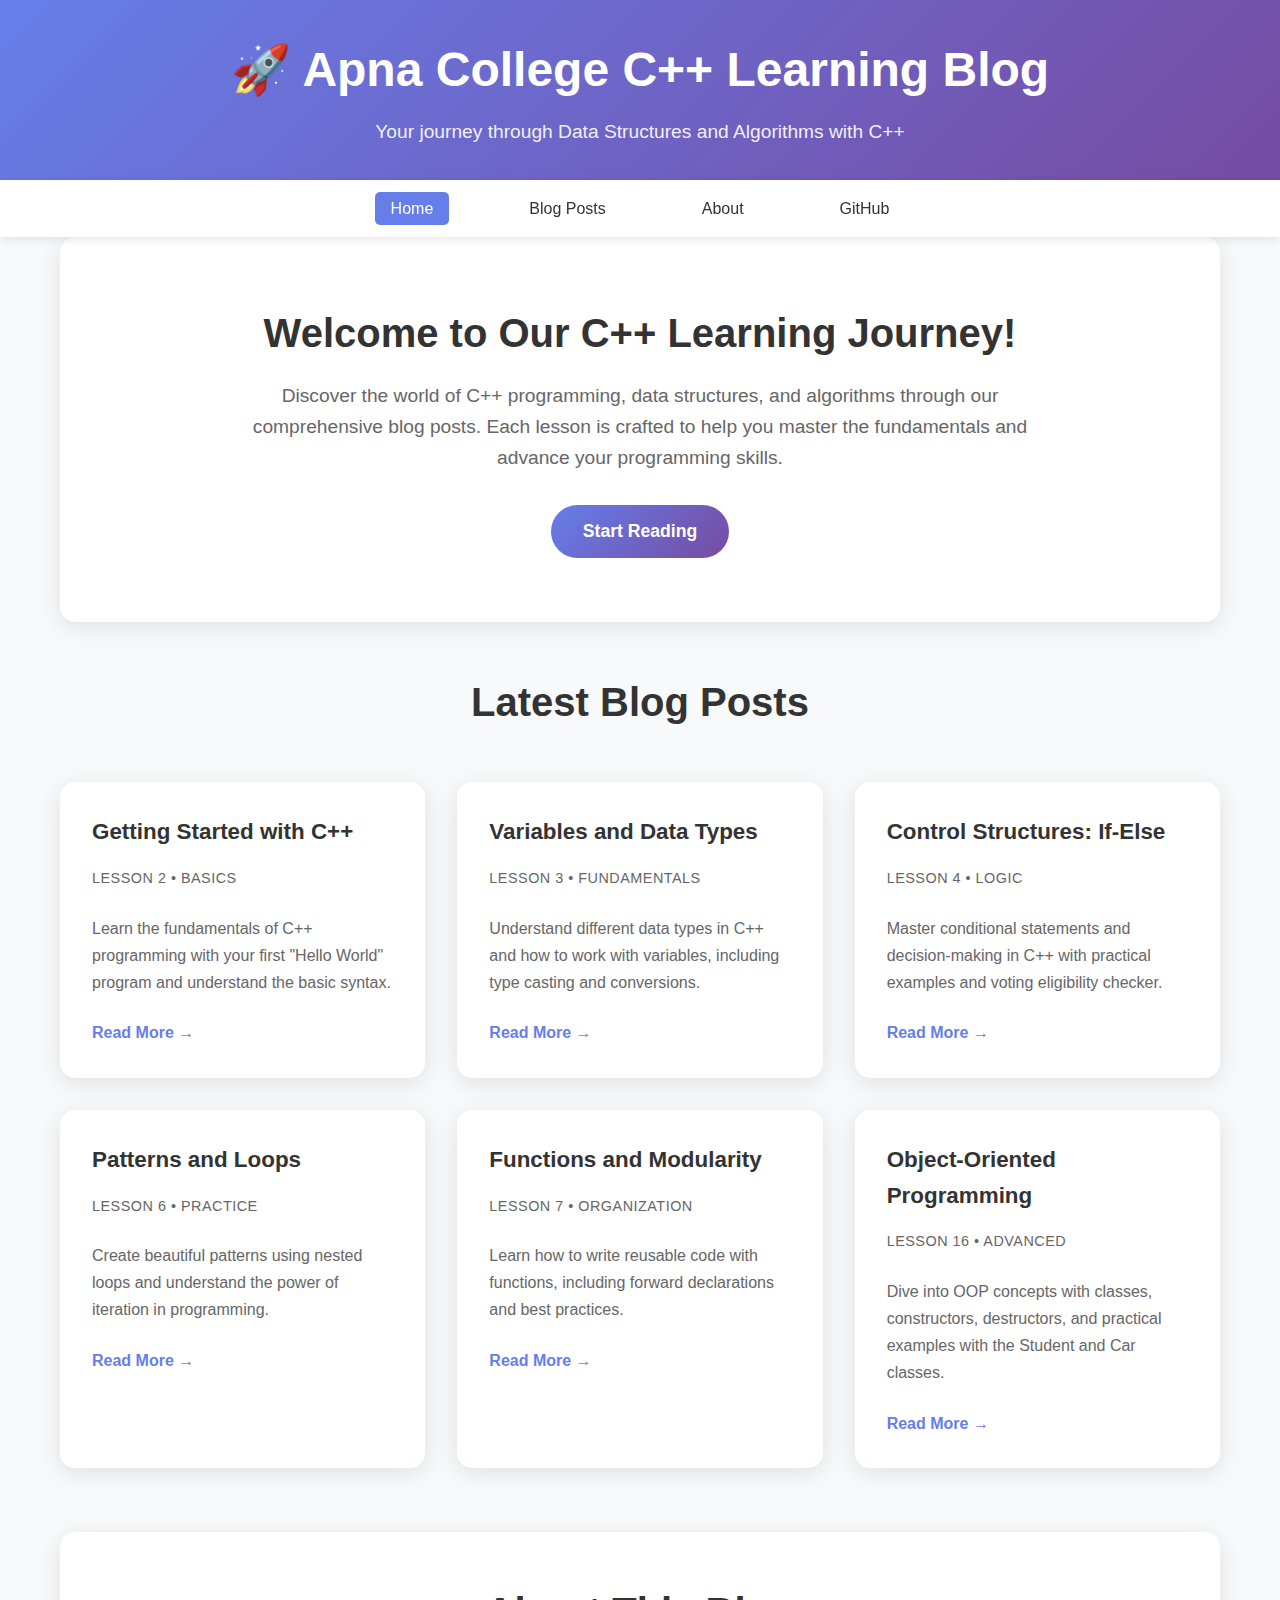
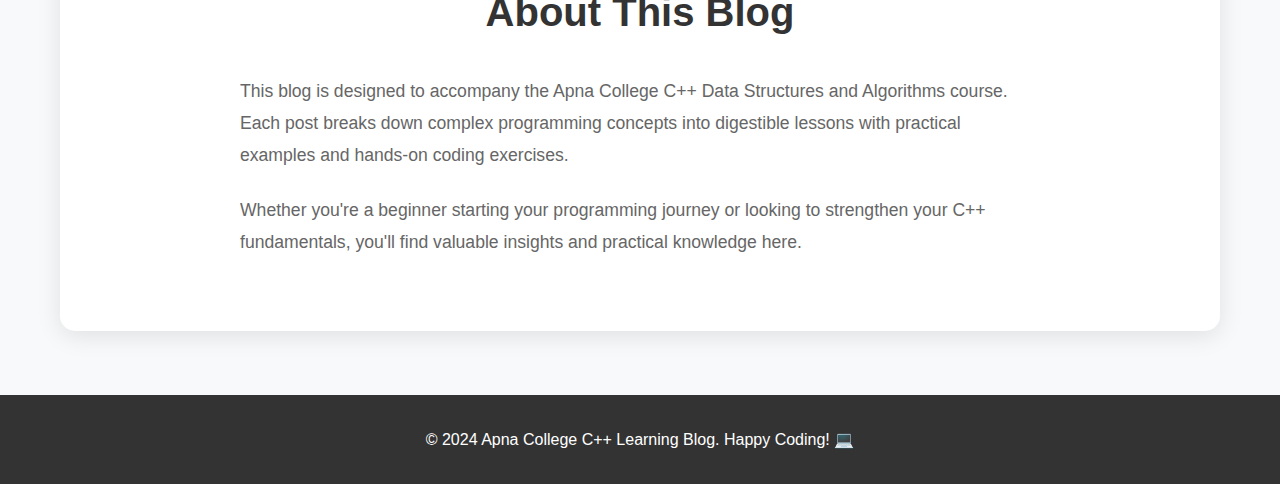
<file: blog/index.html>
<!DOCTYPE html>
<html lang="en">
<head>
    <meta charset="UTF-8">
    <meta name="viewport" content="width=device-width, initial-scale=1.0">
    <title>Apna College C++ Learning Blog</title>
    <link rel="stylesheet" href="style.css">
</head>
<body>
    <header>
        <div class="container">
            <h1>🚀 Apna College C++ Learning Blog</h1>
            <p>Your journey through Data Structures and Algorithms with C++</p>
        </div>
    </header>

    <nav>
        <div class="container">
            <ul>
                <li><a href="#home" class="active">Home</a></li>
                <li><a href="#posts">Blog Posts</a></li>
                <li><a href="#about">About</a></li>
                <li><a href="https://github.com/RathodFahim/Apna-college-cpp-Data-structure-and-algorithm" target="_blank">GitHub</a></li>
            </ul>
        </div>
    </nav>

    <main class="container">
        <section id="home" class="hero">
            <h2>Welcome to Our C++ Learning Journey!</h2>
            <p>Discover the world of C++ programming, data structures, and algorithms through our comprehensive blog posts. Each lesson is crafted to help you master the fundamentals and advance your programming skills.</p>
            <button onclick="scrollToPosts()" class="cta-button">Start Reading</button>
        </section>

        <section id="posts" class="blog-posts">
            <h2>Latest Blog Posts</h2>
            <div class="posts-grid">
                <article class="post-card">
                    <h3><a href="posts/getting-started.html">Getting Started with C++</a></h3>
                    <p class="post-meta">Lesson 2 • Basics</p>
                    <p>Learn the fundamentals of C++ programming with your first "Hello World" program and understand the basic syntax.</p>
                    <a href="posts/getting-started.html" class="read-more">Read More →</a>
                </article>

                <article class="post-card">
                    <h3><a href="posts/variables-and-data-types.html">Variables and Data Types</a></h3>
                    <p class="post-meta">Lesson 3 • Fundamentals</p>
                    <p>Understand different data types in C++ and how to work with variables, including type casting and conversions.</p>
                    <a href="posts/variables-and-data-types.html" class="read-more">Read More →</a>
                </article>

                <article class="post-card">
                    <h3><a href="posts/control-structures.html">Control Structures: If-Else</a></h3>
                    <p class="post-meta">Lesson 4 • Logic</p>
                    <p>Master conditional statements and decision-making in C++ with practical examples and voting eligibility checker.</p>
                    <a href="posts/control-structures.html" class="read-more">Read More →</a>
                </article>

                <article class="post-card">
                    <h3><a href="posts/patterns-and-loops.html">Patterns and Loops</a></h3>
                    <p class="post-meta">Lesson 6 • Practice</p>
                    <p>Create beautiful patterns using nested loops and understand the power of iteration in programming.</p>
                    <a href="posts/patterns-and-loops.html" class="read-more">Read More →</a>
                </article>

                <article class="post-card">
                    <h3><a href="posts/functions.html">Functions and Modularity</a></h3>
                    <p class="post-meta">Lesson 7 • Organization</p>
                    <p>Learn how to write reusable code with functions, including forward declarations and best practices.</p>
                    <a href="posts/functions.html" class="read-more">Read More →</a>
                </article>

                <article class="post-card">
                    <h3><a href="posts/oop-basics.html">Object-Oriented Programming</a></h3>
                    <p class="post-meta">Lesson 16 • Advanced</p>
                    <p>Dive into OOP concepts with classes, constructors, destructors, and practical examples with the Student and Car classes.</p>
                    <a href="posts/oop-basics.html" class="read-more">Read More →</a>
                </article>
            </div>
        </section>

        <section id="about" class="about">
            <h2>About This Blog</h2>
            <p>This blog is designed to accompany the Apna College C++ Data Structures and Algorithms course. Each post breaks down complex programming concepts into digestible lessons with practical examples and hands-on coding exercises.</p>
            <p>Whether you're a beginner starting your programming journey or looking to strengthen your C++ fundamentals, you'll find valuable insights and practical knowledge here.</p>
        </section>
    </main>

    <footer>
        <div class="container">
            <p>&copy; 2024 Apna College C++ Learning Blog. Happy Coding! 💻</p>
        </div>
    </footer>

    <script src="script.js"></script>
</body>
</html>
</file>
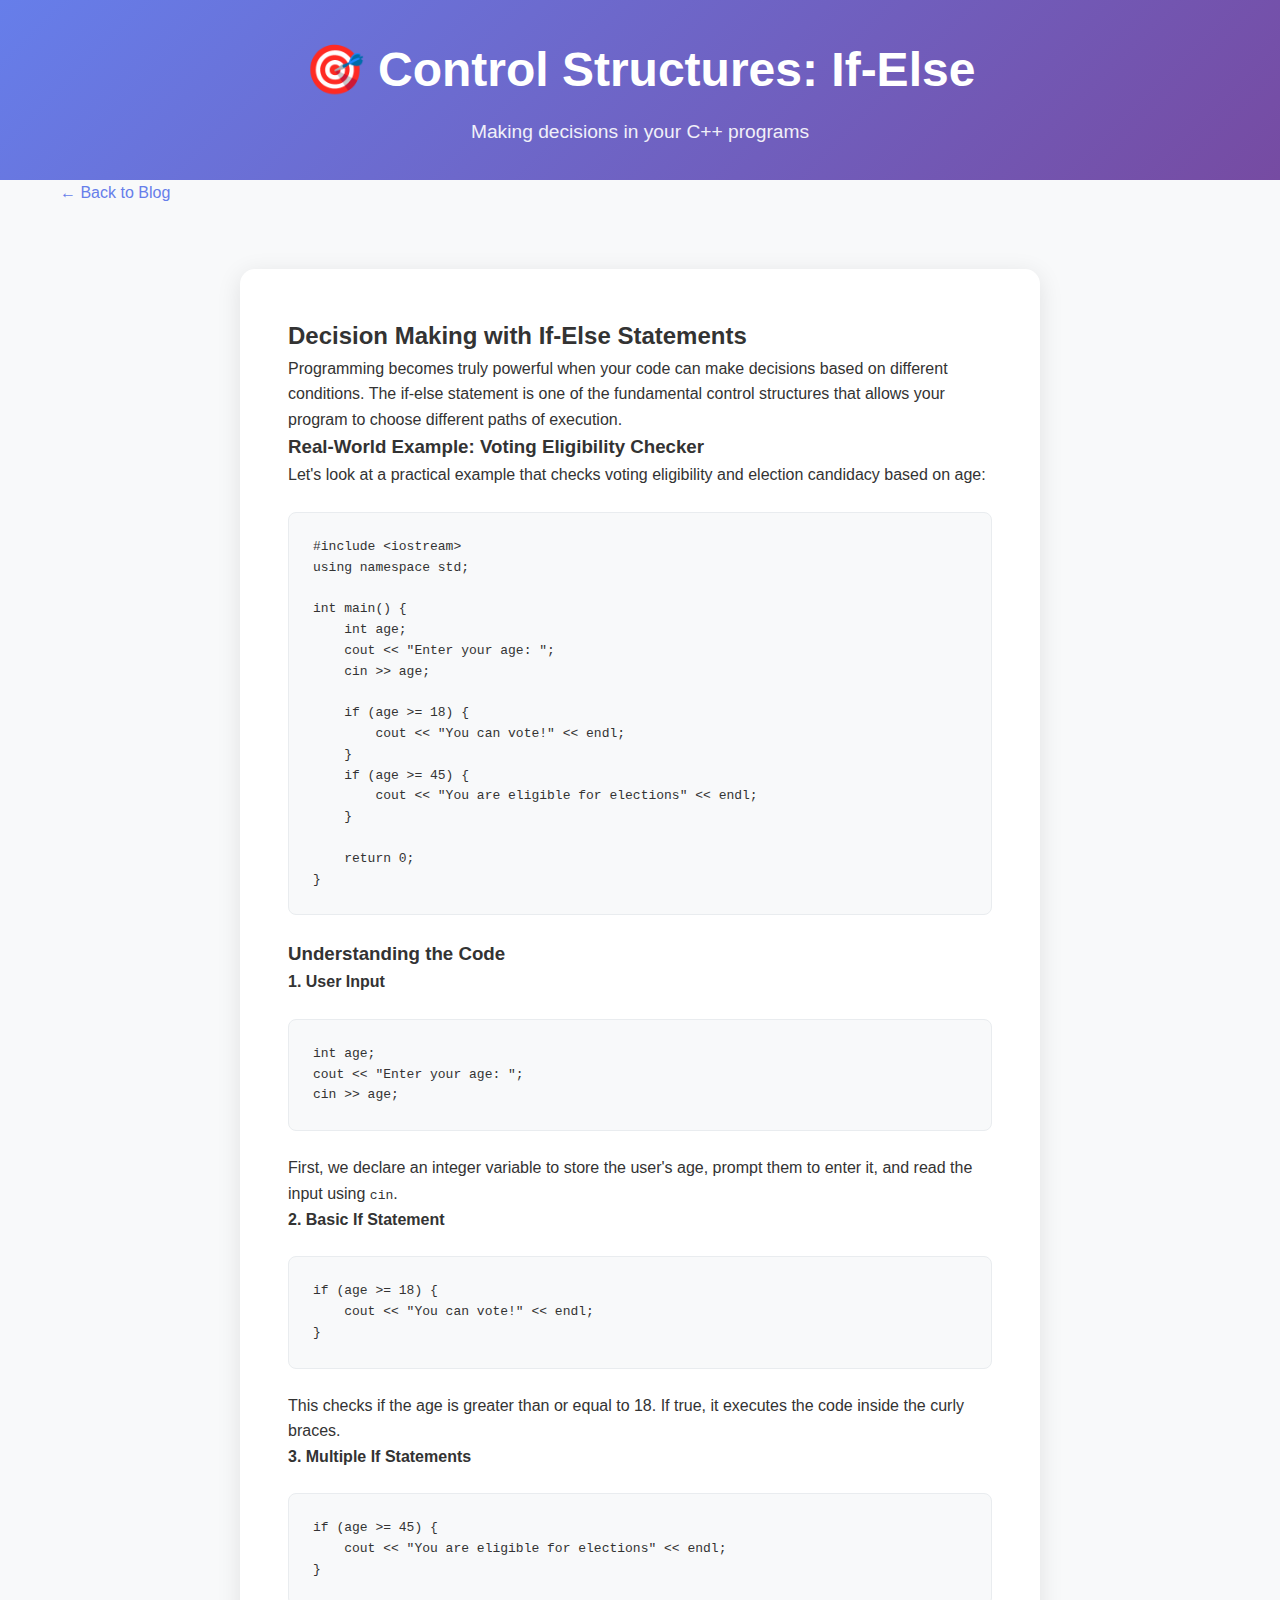
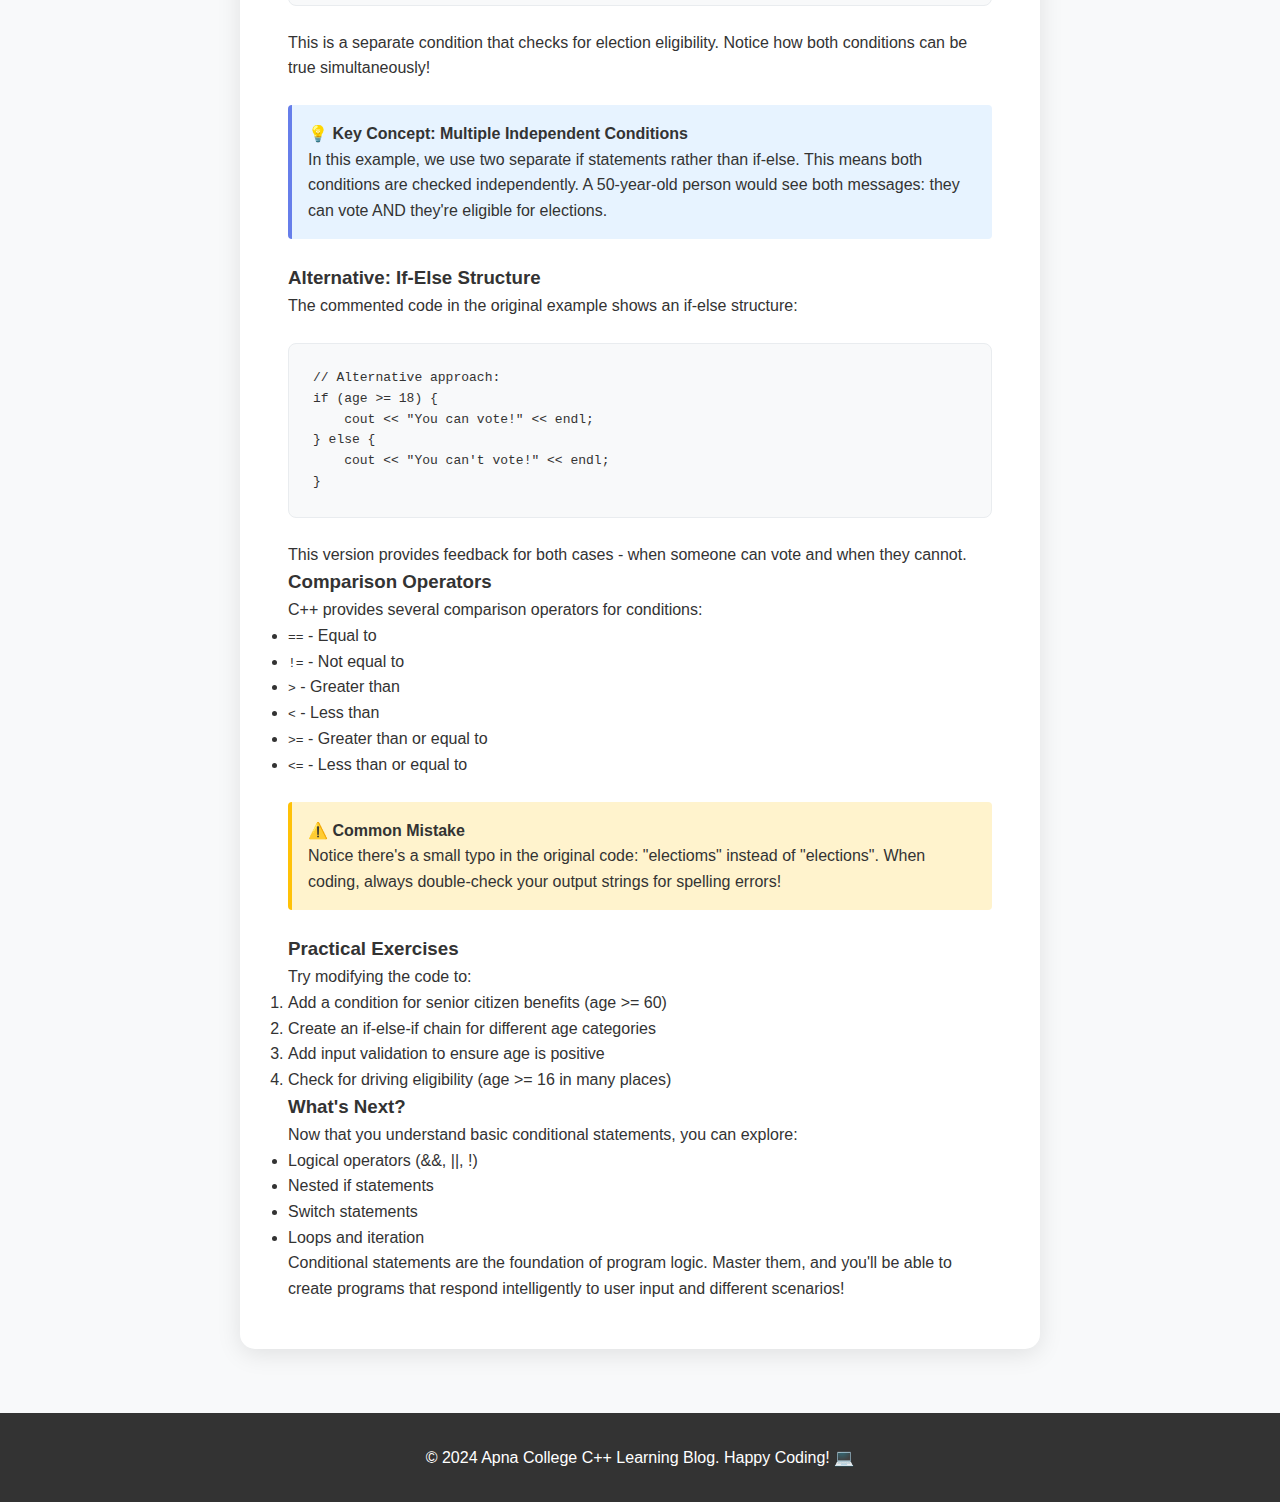
<file: blog/posts/control-structures.html>
<!DOCTYPE html>
<html lang="en">
<head>
    <meta charset="UTF-8">
    <meta name="viewport" content="width=device-width, initial-scale=1.0">
    <title>Control Structures: If-Else - Apna College Blog</title>
    <link rel="stylesheet" href="../style.css">
    <style>
        .post-content {
            background: white;
            padding: 3rem;
            border-radius: 15px;
            box-shadow: 0 5px 25px rgba(0,0,0,0.1);
            margin: 2rem 0;
            max-width: 800px;
            margin-left: auto;
            margin-right: auto;
        }
        
        .code-block {
            background: #f8f9fa;
            border: 1px solid #e9ecef;
            border-radius: 8px;
            padding: 1.5rem;
            margin: 1.5rem 0;
            font-family: 'Courier New', monospace;
            overflow-x: auto;
        }
        
        .code-block pre {
            margin: 0;
            color: #333;
        }
        
        .highlight {
            background: #e7f3ff;
            padding: 1rem;
            border-left: 4px solid #667eea;
            margin: 1.5rem 0;
            border-radius: 4px;
        }
        
        .warning {
            background: #fff3cd;
            border-left: 4px solid #ffc107;
            padding: 1rem;
            margin: 1.5rem 0;
            border-radius: 4px;
        }
        
        .nav-back {
            display: inline-block;
            margin-bottom: 2rem;
            color: #667eea;
            text-decoration: none;
            font-weight: 500;
        }
        
        .nav-back:hover {
            color: #764ba2;
        }
    </style>
</head>
<body>
    <header>
        <div class="container">
            <h1>🎯 Control Structures: If-Else</h1>
            <p>Making decisions in your C++ programs</p>
        </div>
    </header>

    <main class="container">
        <a href="../index.html" class="nav-back">← Back to Blog</a>
        
        <article class="post-content">
            <h2>Decision Making with If-Else Statements</h2>
            <p>Programming becomes truly powerful when your code can make decisions based on different conditions. The if-else statement is one of the fundamental control structures that allows your program to choose different paths of execution.</p>

            <h3>Real-World Example: Voting Eligibility Checker</h3>
            <p>Let's look at a practical example that checks voting eligibility and election candidacy based on age:</p>

            <div class="code-block">
                <pre><code>#include &lt;iostream&gt;
using namespace std;

int main() {
    int age;
    cout &lt;&lt; "Enter your age: ";
    cin &gt;&gt; age;

    if (age &gt;= 18) {
        cout &lt;&lt; "You can vote!" &lt;&lt; endl;
    }
    if (age &gt;= 45) {
        cout &lt;&lt; "You are eligible for elections" &lt;&lt; endl;
    }
    
    return 0;
}</code></pre>
            </div>

            <h3>Understanding the Code</h3>
            
            <h4>1. User Input</h4>
            <div class="code-block">
                <pre><code>int age;
cout &lt;&lt; "Enter your age: ";
cin &gt;&gt; age;</code></pre>
            </div>
            <p>First, we declare an integer variable to store the user's age, prompt them to enter it, and read the input using <code>cin</code>.</p>

            <h4>2. Basic If Statement</h4>
            <div class="code-block">
                <pre><code>if (age &gt;= 18) {
    cout &lt;&lt; "You can vote!" &lt;&lt; endl;
}</code></pre>
            </div>
            <p>This checks if the age is greater than or equal to 18. If true, it executes the code inside the curly braces.</p>

            <h4>3. Multiple If Statements</h4>
            <div class="code-block">
                <pre><code>if (age &gt;= 45) {
    cout &lt;&lt; "You are eligible for elections" &lt;&lt; endl;
}</code></pre>
            </div>
            <p>This is a separate condition that checks for election eligibility. Notice how both conditions can be true simultaneously!</p>

            <div class="highlight">
                <h4>💡 Key Concept: Multiple Independent Conditions</h4>
                <p>In this example, we use two separate if statements rather than if-else. This means both conditions are checked independently. A 50-year-old person would see both messages: they can vote AND they're eligible for elections.</p>
            </div>

            <h3>Alternative: If-Else Structure</h3>
            <p>The commented code in the original example shows an if-else structure:</p>

            <div class="code-block">
                <pre><code>// Alternative approach:
if (age &gt;= 18) {
    cout &lt;&lt; "You can vote!" &lt;&lt; endl;
} else {
    cout &lt;&lt; "You can't vote!" &lt;&lt; endl;
}</code></pre>
            </div>
            <p>This version provides feedback for both cases - when someone can vote and when they cannot.</p>

            <h3>Comparison Operators</h3>
            <p>C++ provides several comparison operators for conditions:</p>
            <ul>
                <li><code>==</code> - Equal to</li>
                <li><code>!=</code> - Not equal to</li>
                <li><code>&gt;</code> - Greater than</li>
                <li><code>&lt;</code> - Less than</li>
                <li><code>&gt;=</code> - Greater than or equal to</li>
                <li><code>&lt;=</code> - Less than or equal to</li>
            </ul>

            <div class="warning">
                <h4>⚠️ Common Mistake</h4>
                <p>Notice there's a small typo in the original code: "electioms" instead of "elections". When coding, always double-check your output strings for spelling errors!</p>
            </div>

            <h3>Practical Exercises</h3>
            <p>Try modifying the code to:</p>
            <ol>
                <li>Add a condition for senior citizen benefits (age >= 60)</li>
                <li>Create an if-else-if chain for different age categories</li>
                <li>Add input validation to ensure age is positive</li>
                <li>Check for driving eligibility (age >= 16 in many places)</li>
            </ol>

            <h3>What's Next?</h3>
            <p>Now that you understand basic conditional statements, you can explore:</p>
            <ul>
                <li>Logical operators (&&, ||, !)</li>
                <li>Nested if statements</li>
                <li>Switch statements</li>
                <li>Loops and iteration</li>
            </ul>

            <p>Conditional statements are the foundation of program logic. Master them, and you'll be able to create programs that respond intelligently to user input and different scenarios!</p>
        </article>
    </main>

    <footer>
        <div class="container">
            <p>&copy; 2024 Apna College C++ Learning Blog. Happy Coding! 💻</p>
        </div>
    </footer>

    <script src="../script.js"></script>
</body>
</html>
</file>
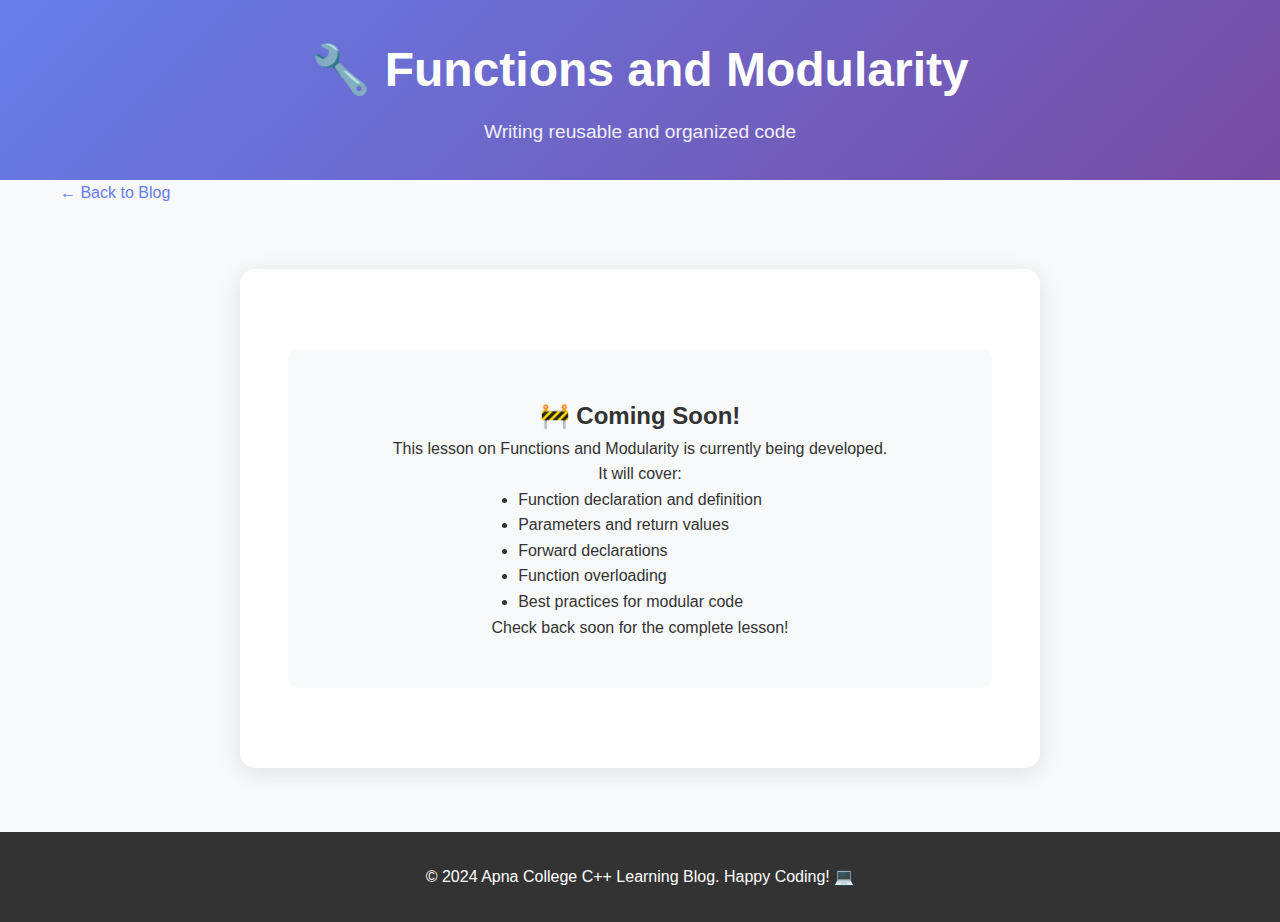
<file: blog/posts/functions.html>
<!DOCTYPE html>
<html lang="en">
<head>
    <meta charset="UTF-8">
    <meta name="viewport" content="width=device-width, initial-scale=1.0">
    <title>Functions and Modularity - Apna College Blog</title>
    <link rel="stylesheet" href="../style.css">
    <style>
        .post-content {
            background: white;
            padding: 3rem;
            border-radius: 15px;
            box-shadow: 0 5px 25px rgba(0,0,0,0.1);
            margin: 2rem 0;
            max-width: 800px;
            margin-left: auto;
            margin-right: auto;
        }
        .nav-back {
            display: inline-block;
            margin-bottom: 2rem;
            color: #667eea;
            text-decoration: none;
            font-weight: 500;
        }
        .nav-back:hover {
            color: #764ba2;
        }
        .coming-soon {
            text-align: center;
            padding: 3rem;
            background: #f8f9fa;
            border-radius: 10px;
            margin: 2rem 0;
        }
    </style>
</head>
<body>
    <header>
        <div class="container">
            <h1>🔧 Functions and Modularity</h1>
            <p>Writing reusable and organized code</p>
        </div>
    </header>

    <main class="container">
        <a href="../index.html" class="nav-back">← Back to Blog</a>
        
        <article class="post-content">
            <div class="coming-soon">
                <h2>🚧 Coming Soon!</h2>
                <p>This lesson on Functions and Modularity is currently being developed.</p>
                <p>It will cover:</p>
                <ul style="text-align: left; display: inline-block;">
                    <li>Function declaration and definition</li>
                    <li>Parameters and return values</li>
                    <li>Forward declarations</li>
                    <li>Function overloading</li>
                    <li>Best practices for modular code</li>
                </ul>
                <p>Check back soon for the complete lesson!</p>
            </div>
        </article>
    </main>

    <footer>
        <div class="container">
            <p>&copy; 2024 Apna College C++ Learning Blog. Happy Coding! 💻</p>
        </div>
    </footer>

    <script src="../script.js"></script>
</body>
</html>
</file>
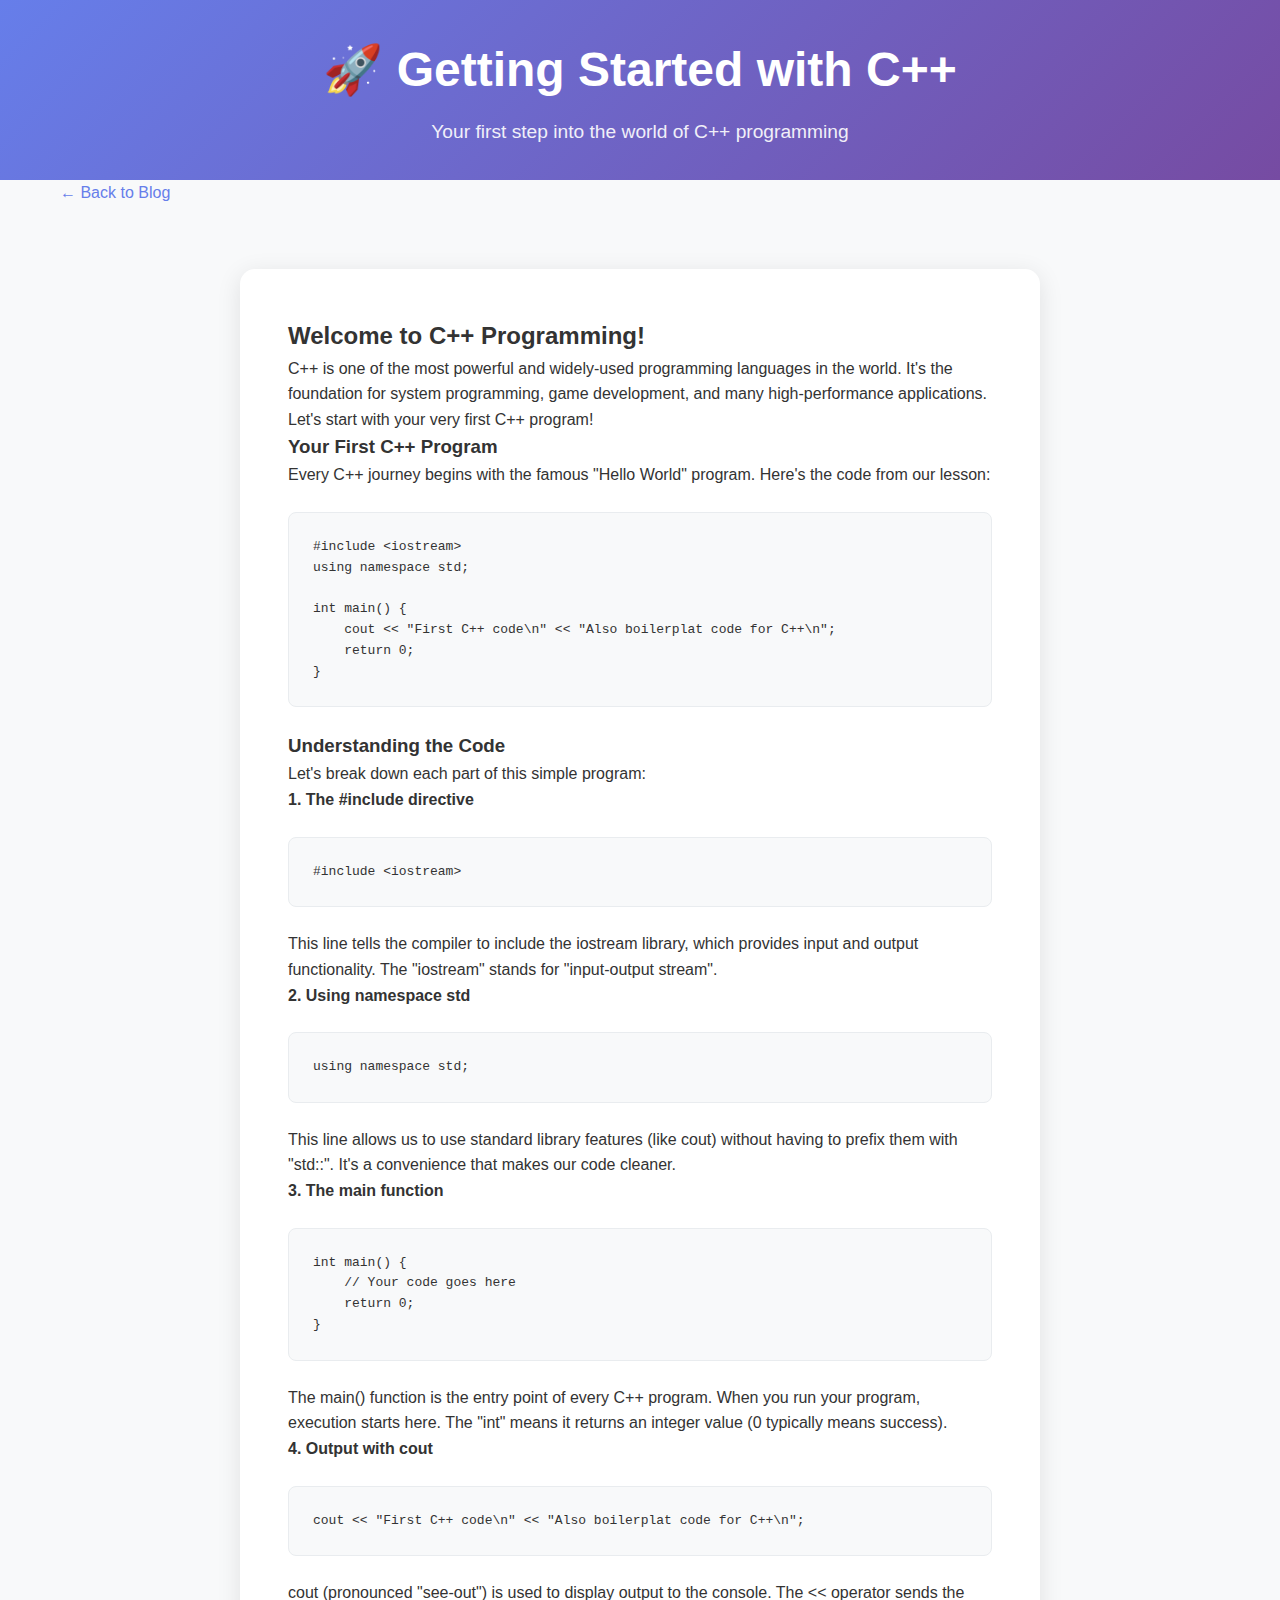
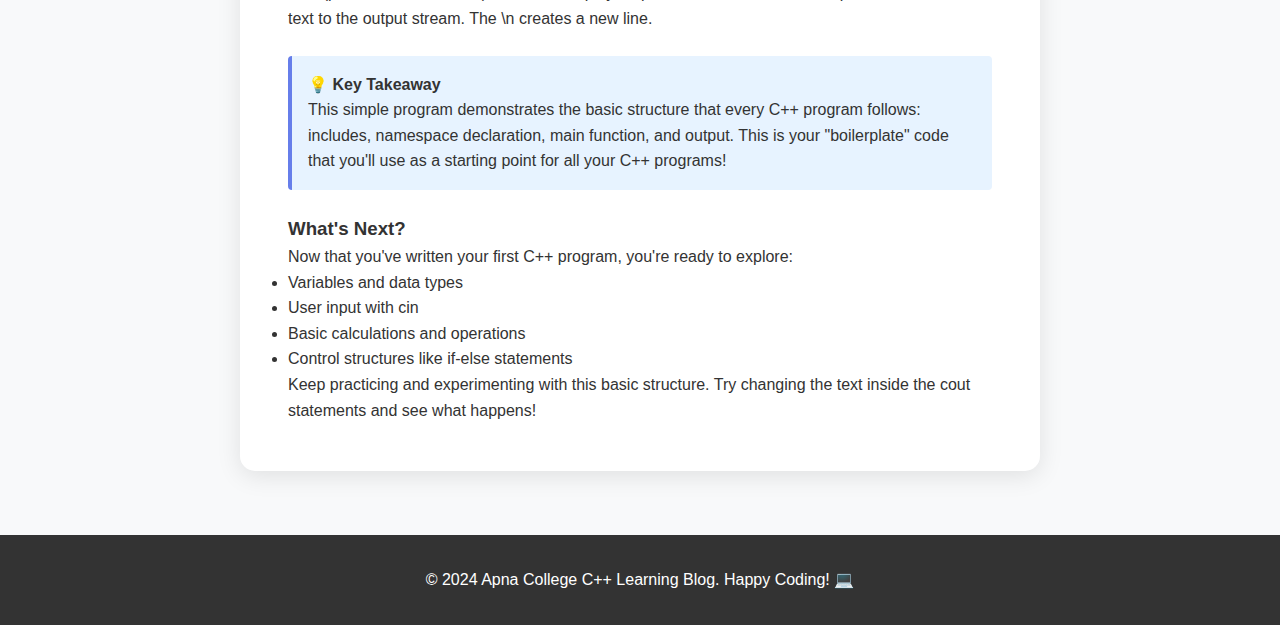
<file: blog/posts/getting-started.html>
<!DOCTYPE html>
<html lang="en">
<head>
    <meta charset="UTF-8">
    <meta name="viewport" content="width=device-width, initial-scale=1.0">
    <title>Getting Started with C++ - Apna College Blog</title>
    <link rel="stylesheet" href="../style.css">
    <style>
        .post-content {
            background: white;
            padding: 3rem;
            border-radius: 15px;
            box-shadow: 0 5px 25px rgba(0,0,0,0.1);
            margin: 2rem 0;
            max-width: 800px;
            margin-left: auto;
            margin-right: auto;
        }
        
        .code-block {
            background: #f8f9fa;
            border: 1px solid #e9ecef;
            border-radius: 8px;
            padding: 1.5rem;
            margin: 1.5rem 0;
            font-family: 'Courier New', monospace;
            overflow-x: auto;
        }
        
        .code-block pre {
            margin: 0;
            color: #333;
        }
        
        .highlight {
            background: #e7f3ff;
            padding: 1rem;
            border-left: 4px solid #667eea;
            margin: 1.5rem 0;
            border-radius: 4px;
        }
        
        .nav-back {
            display: inline-block;
            margin-bottom: 2rem;
            color: #667eea;
            text-decoration: none;
            font-weight: 500;
        }
        
        .nav-back:hover {
            color: #764ba2;
        }
    </style>
</head>
<body>
    <header>
        <div class="container">
            <h1>🚀 Getting Started with C++</h1>
            <p>Your first step into the world of C++ programming</p>
        </div>
    </header>

    <main class="container">
        <a href="../index.html" class="nav-back">← Back to Blog</a>
        
        <article class="post-content">
            <h2>Welcome to C++ Programming!</h2>
            <p>C++ is one of the most powerful and widely-used programming languages in the world. It's the foundation for system programming, game development, and many high-performance applications. Let's start with your very first C++ program!</p>

            <h3>Your First C++ Program</h3>
            <p>Every C++ journey begins with the famous "Hello World" program. Here's the code from our lesson:</p>

            <div class="code-block">
                <pre><code>#include &lt;iostream&gt;
using namespace std;

int main() {
    cout &lt;&lt; "First C++ code\n" &lt;&lt; "Also boilerplat code for C++\n";
    return 0;
}</code></pre>
            </div>

            <h3>Understanding the Code</h3>
            <p>Let's break down each part of this simple program:</p>
            
            <h4>1. The #include directive</h4>
            <div class="code-block">
                <pre><code>#include &lt;iostream&gt;</code></pre>
            </div>
            <p>This line tells the compiler to include the iostream library, which provides input and output functionality. The "iostream" stands for "input-output stream".</p>

            <h4>2. Using namespace std</h4>
            <div class="code-block">
                <pre><code>using namespace std;</code></pre>
            </div>
            <p>This line allows us to use standard library features (like cout) without having to prefix them with "std::". It's a convenience that makes our code cleaner.</p>

            <h4>3. The main function</h4>
            <div class="code-block">
                <pre><code>int main() {
    // Your code goes here
    return 0;
}</code></pre>
            </div>
            <p>The main() function is the entry point of every C++ program. When you run your program, execution starts here. The "int" means it returns an integer value (0 typically means success).</p>

            <h4>4. Output with cout</h4>
            <div class="code-block">
                <pre><code>cout &lt;&lt; "First C++ code\n" &lt;&lt; "Also boilerplat code for C++\n";</code></pre>
            </div>
            <p>cout (pronounced "see-out") is used to display output to the console. The << operator sends the text to the output stream. The \n creates a new line.</p>

            <div class="highlight">
                <h4>💡 Key Takeaway</h4>
                <p>This simple program demonstrates the basic structure that every C++ program follows: includes, namespace declaration, main function, and output. This is your "boilerplate" code that you'll use as a starting point for all your C++ programs!</p>
            </div>

            <h3>What's Next?</h3>
            <p>Now that you've written your first C++ program, you're ready to explore:</p>
            <ul>
                <li>Variables and data types</li>
                <li>User input with cin</li>
                <li>Basic calculations and operations</li>
                <li>Control structures like if-else statements</li>
            </ul>

            <p>Keep practicing and experimenting with this basic structure. Try changing the text inside the cout statements and see what happens!</p>
        </article>
    </main>

    <footer>
        <div class="container">
            <p>&copy; 2024 Apna College C++ Learning Blog. Happy Coding! 💻</p>
        </div>
    </footer>

    <script src="../script.js"></script>
</body>
</html>
</file>
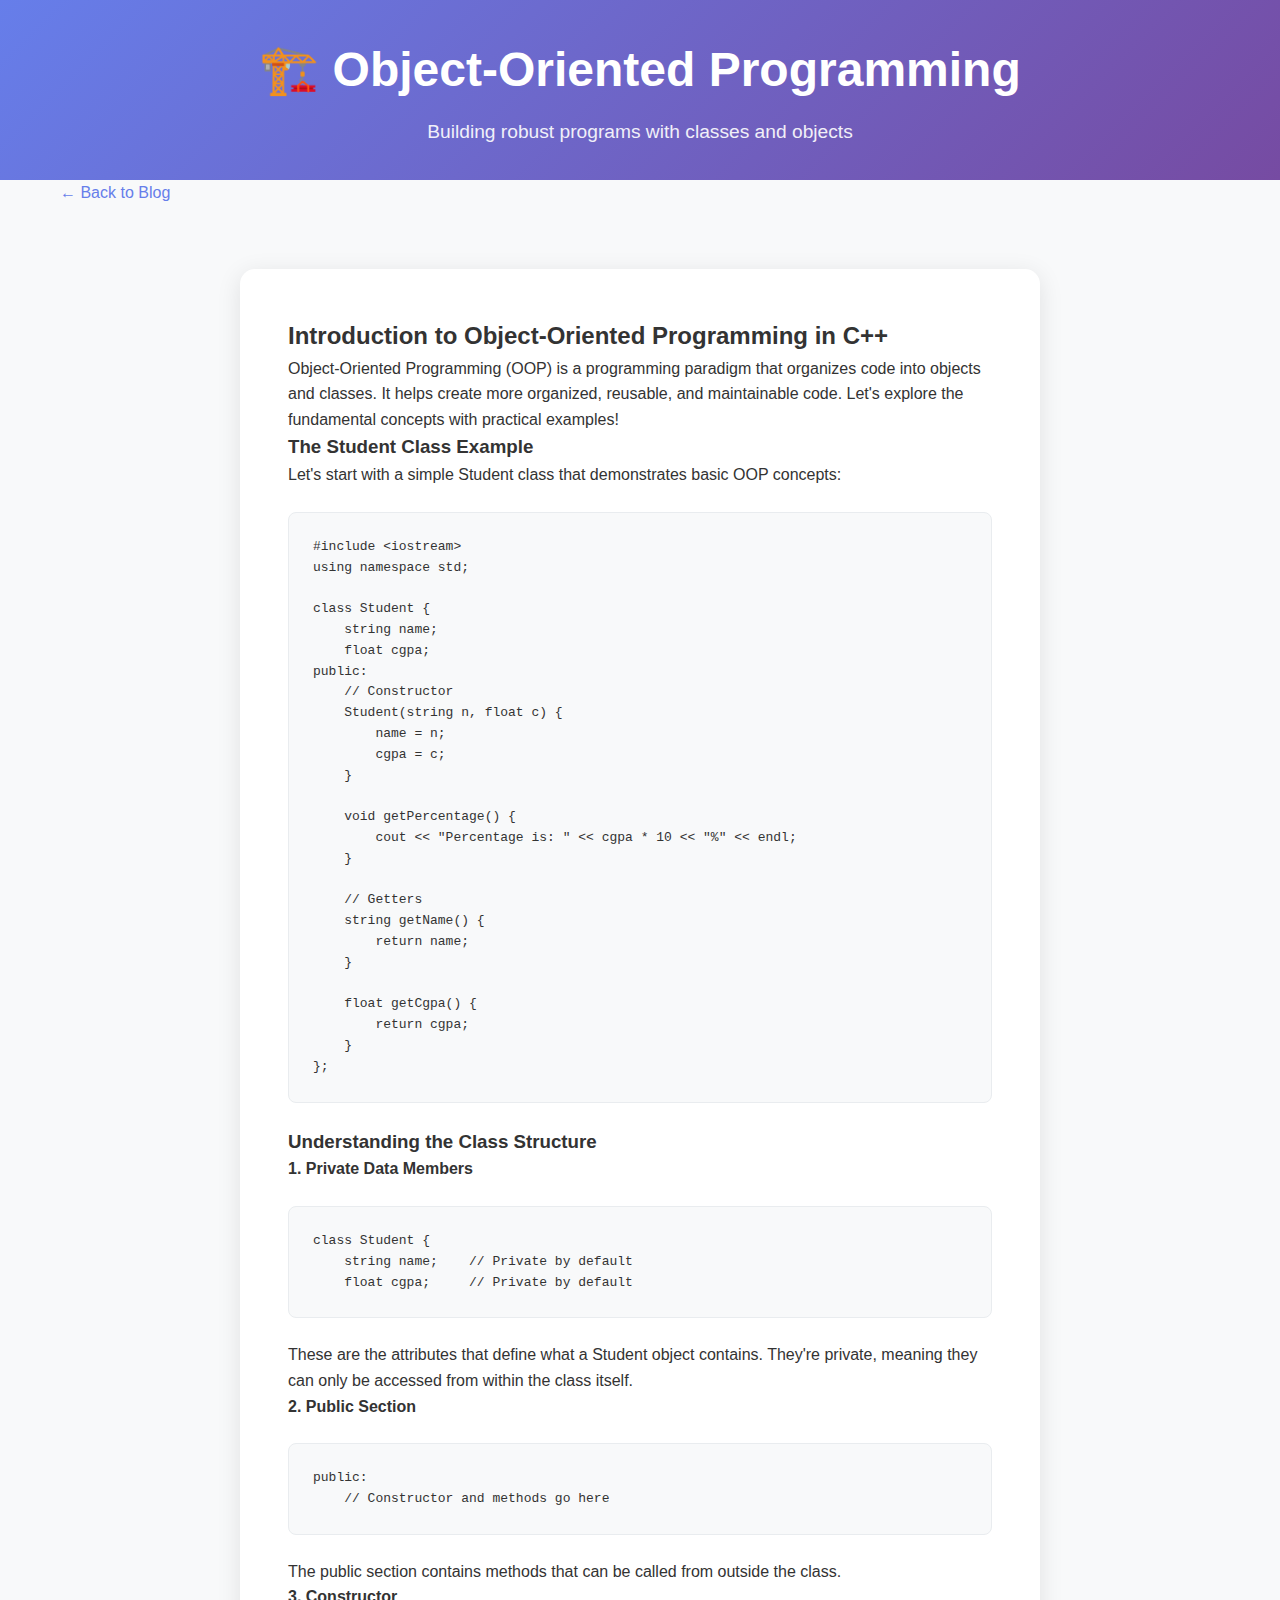
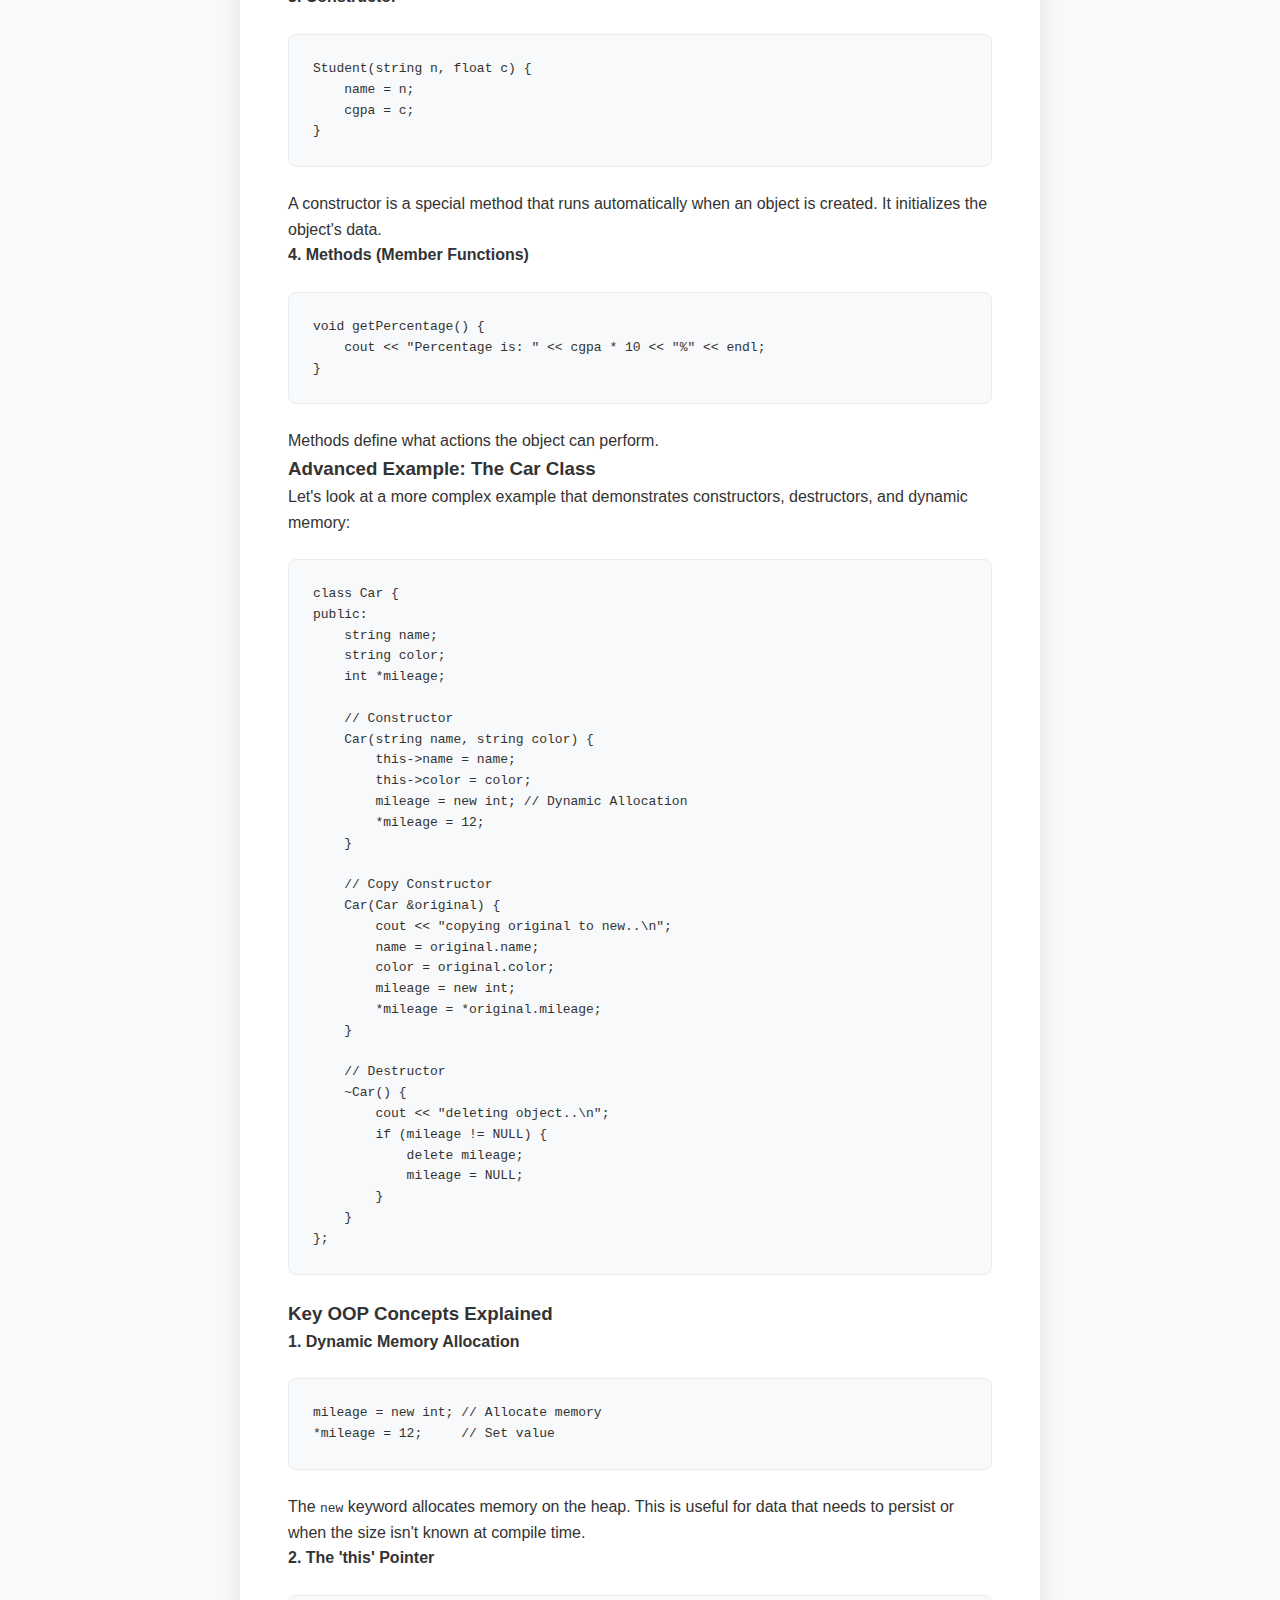
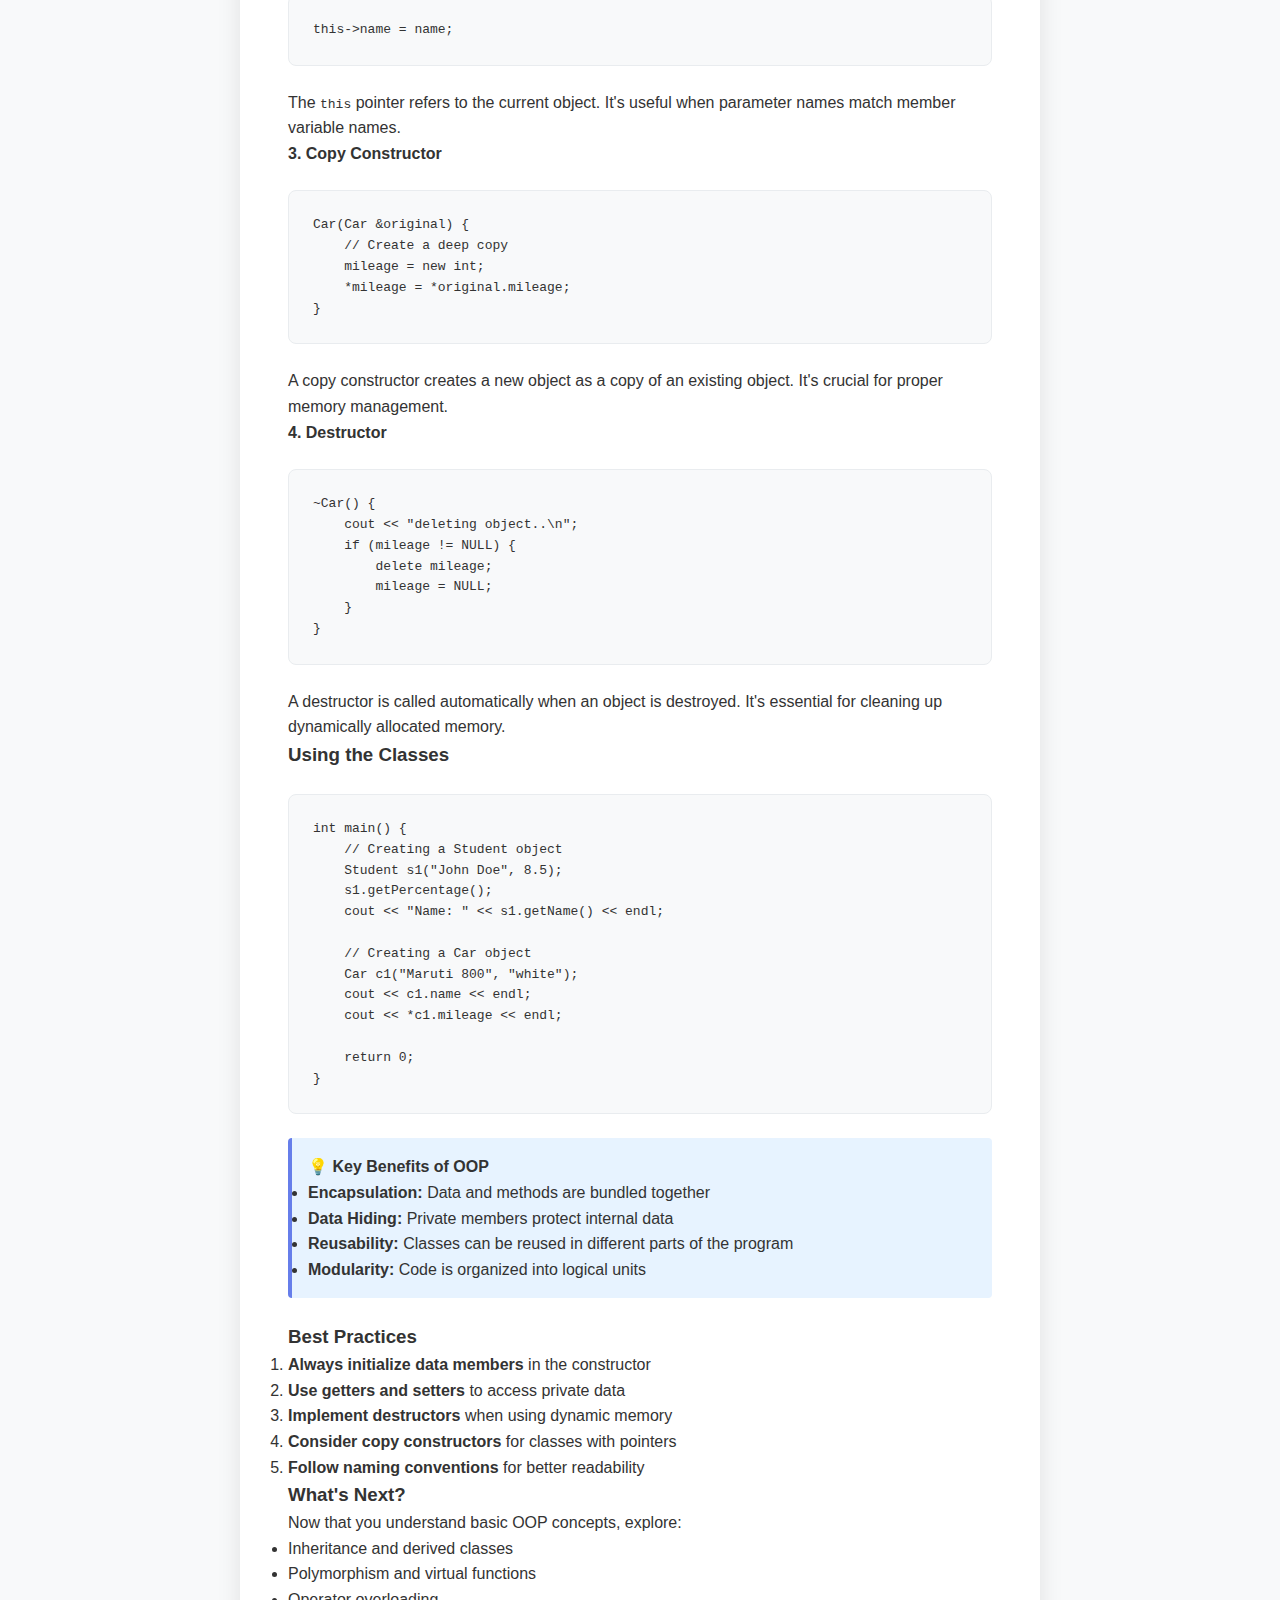
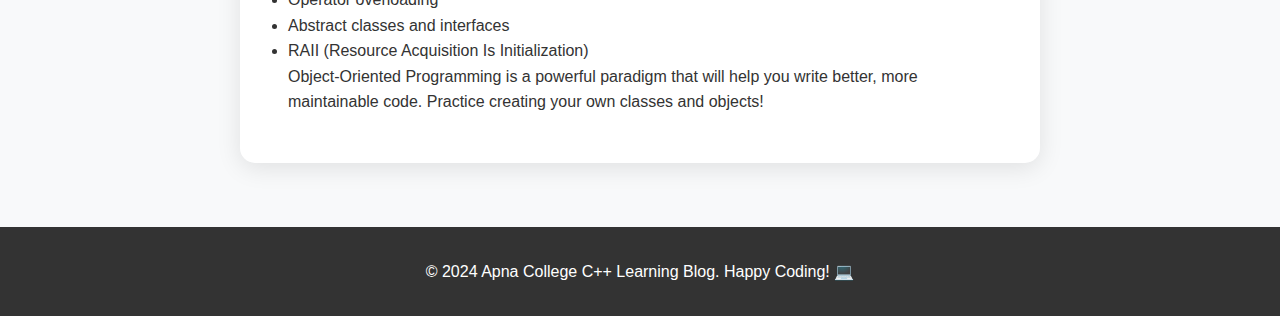
<file: blog/posts/oop-basics.html>
<!DOCTYPE html>
<html lang="en">
<head>
    <meta charset="UTF-8">
    <meta name="viewport" content="width=device-width, initial-scale=1.0">
    <title>Object-Oriented Programming Basics - Apna College Blog</title>
    <link rel="stylesheet" href="../style.css">
    <style>
        .post-content {
            background: white;
            padding: 3rem;
            border-radius: 15px;
            box-shadow: 0 5px 25px rgba(0,0,0,0.1);
            margin: 2rem 0;
            max-width: 800px;
            margin-left: auto;
            margin-right: auto;
        }
        
        .code-block {
            background: #f8f9fa;
            border: 1px solid #e9ecef;
            border-radius: 8px;
            padding: 1.5rem;
            margin: 1.5rem 0;
            font-family: 'Courier New', monospace;
            overflow-x: auto;
        }
        
        .code-block pre {
            margin: 0;
            color: #333;
        }
        
        .highlight {
            background: #e7f3ff;
            padding: 1rem;
            border-left: 4px solid #667eea;
            margin: 1.5rem 0;
            border-radius: 4px;
        }
        
        .nav-back {
            display: inline-block;
            margin-bottom: 2rem;
            color: #667eea;
            text-decoration: none;
            font-weight: 500;
        }
        
        .nav-back:hover {
            color: #764ba2;
        }
    </style>
</head>
<body>
    <header>
        <div class="container">
            <h1>🏗️ Object-Oriented Programming</h1>
            <p>Building robust programs with classes and objects</p>
        </div>
    </header>

    <main class="container">
        <a href="../index.html" class="nav-back">← Back to Blog</a>
        
        <article class="post-content">
            <h2>Introduction to Object-Oriented Programming in C++</h2>
            <p>Object-Oriented Programming (OOP) is a programming paradigm that organizes code into objects and classes. It helps create more organized, reusable, and maintainable code. Let's explore the fundamental concepts with practical examples!</p>

            <h3>The Student Class Example</h3>
            <p>Let's start with a simple Student class that demonstrates basic OOP concepts:</p>

            <div class="code-block">
                <pre><code>#include &lt;iostream&gt;
using namespace std;

class Student {
    string name;
    float cgpa;
public:
    // Constructor
    Student(string n, float c) {
        name = n;
        cgpa = c;
    }

    void getPercentage() {
        cout &lt;&lt; "Percentage is: " &lt;&lt; cgpa * 10 &lt;&lt; "%" &lt;&lt; endl;
    }

    // Getters
    string getName() {
        return name;
    }
    
    float getCgpa() {
        return cgpa;
    }
};</code></pre>
            </div>

            <h3>Understanding the Class Structure</h3>

            <h4>1. Private Data Members</h4>
            <div class="code-block">
                <pre><code>class Student {
    string name;    // Private by default
    float cgpa;     // Private by default</code></pre>
            </div>
            <p>These are the attributes that define what a Student object contains. They're private, meaning they can only be accessed from within the class itself.</p>

            <h4>2. Public Section</h4>
            <div class="code-block">
                <pre><code>public:
    // Constructor and methods go here</code></pre>
            </div>
            <p>The public section contains methods that can be called from outside the class.</p>

            <h4>3. Constructor</h4>
            <div class="code-block">
                <pre><code>Student(string n, float c) {
    name = n;
    cgpa = c;
}</code></pre>
            </div>
            <p>A constructor is a special method that runs automatically when an object is created. It initializes the object's data.</p>

            <h4>4. Methods (Member Functions)</h4>
            <div class="code-block">
                <pre><code>void getPercentage() {
    cout &lt;&lt; "Percentage is: " &lt;&lt; cgpa * 10 &lt;&lt; "%" &lt;&lt; endl;
}</code></pre>
            </div>
            <p>Methods define what actions the object can perform.</p>

            <h3>Advanced Example: The Car Class</h3>
            <p>Let's look at a more complex example that demonstrates constructors, destructors, and dynamic memory:</p>

            <div class="code-block">
                <pre><code>class Car {
public:
    string name;
    string color;
    int *mileage;

    // Constructor
    Car(string name, string color) {
        this-&gt;name = name;
        this-&gt;color = color;
        mileage = new int; // Dynamic Allocation
        *mileage = 12;
    }

    // Copy Constructor
    Car(Car &original) {
        cout &lt;&lt; "copying original to new..\n";
        name = original.name;
        color = original.color;
        mileage = new int;
        *mileage = *original.mileage;
    }

    // Destructor
    ~Car() {
        cout &lt;&lt; "deleting object..\n";
        if (mileage != NULL) {
            delete mileage;
            mileage = NULL;
        }
    }
};</code></pre>
            </div>

            <h3>Key OOP Concepts Explained</h3>

            <h4>1. Dynamic Memory Allocation</h4>
            <div class="code-block">
                <pre><code>mileage = new int; // Allocate memory
*mileage = 12;     // Set value</code></pre>
            </div>
            <p>The <code>new</code> keyword allocates memory on the heap. This is useful for data that needs to persist or when the size isn't known at compile time.</p>

            <h4>2. The 'this' Pointer</h4>
            <div class="code-block">
                <pre><code>this-&gt;name = name;</code></pre>
            </div>
            <p>The <code>this</code> pointer refers to the current object. It's useful when parameter names match member variable names.</p>

            <h4>3. Copy Constructor</h4>
            <div class="code-block">
                <pre><code>Car(Car &original) {
    // Create a deep copy
    mileage = new int;
    *mileage = *original.mileage;
}</code></pre>
            </div>
            <p>A copy constructor creates a new object as a copy of an existing object. It's crucial for proper memory management.</p>

            <h4>4. Destructor</h4>
            <div class="code-block">
                <pre><code>~Car() {
    cout &lt;&lt; "deleting object..\n";
    if (mileage != NULL) {
        delete mileage;
        mileage = NULL;
    }
}</code></pre>
            </div>
            <p>A destructor is called automatically when an object is destroyed. It's essential for cleaning up dynamically allocated memory.</p>

            <h3>Using the Classes</h3>
            <div class="code-block">
                <pre><code>int main() {
    // Creating a Student object
    Student s1("John Doe", 8.5);
    s1.getPercentage();
    cout &lt;&lt; "Name: " &lt;&lt; s1.getName() &lt;&lt; endl;
    
    // Creating a Car object
    Car c1("Maruti 800", "white");
    cout &lt;&lt; c1.name &lt;&lt; endl;
    cout &lt;&lt; *c1.mileage &lt;&lt; endl;
    
    return 0;
}</code></pre>
            </div>

            <div class="highlight">
                <h4>💡 Key Benefits of OOP</h4>
                <ul>
                    <li><strong>Encapsulation:</strong> Data and methods are bundled together</li>
                    <li><strong>Data Hiding:</strong> Private members protect internal data</li>
                    <li><strong>Reusability:</strong> Classes can be reused in different parts of the program</li>
                    <li><strong>Modularity:</strong> Code is organized into logical units</li>
                </ul>
            </div>

            <h3>Best Practices</h3>
            <ol>
                <li><strong>Always initialize data members</strong> in the constructor</li>
                <li><strong>Use getters and setters</strong> to access private data</li>
                <li><strong>Implement destructors</strong> when using dynamic memory</li>
                <li><strong>Consider copy constructors</strong> for classes with pointers</li>
                <li><strong>Follow naming conventions</strong> for better readability</li>
            </ol>

            <h3>What's Next?</h3>
            <p>Now that you understand basic OOP concepts, explore:</p>
            <ul>
                <li>Inheritance and derived classes</li>
                <li>Polymorphism and virtual functions</li>
                <li>Operator overloading</li>
                <li>Abstract classes and interfaces</li>
                <li>RAII (Resource Acquisition Is Initialization)</li>
            </ul>

            <p>Object-Oriented Programming is a powerful paradigm that will help you write better, more maintainable code. Practice creating your own classes and objects!</p>
        </article>
    </main>

    <footer>
        <div class="container">
            <p>&copy; 2024 Apna College C++ Learning Blog. Happy Coding! 💻</p>
        </div>
    </footer>

    <script src="../script.js"></script>
</body>
</html>
</file>
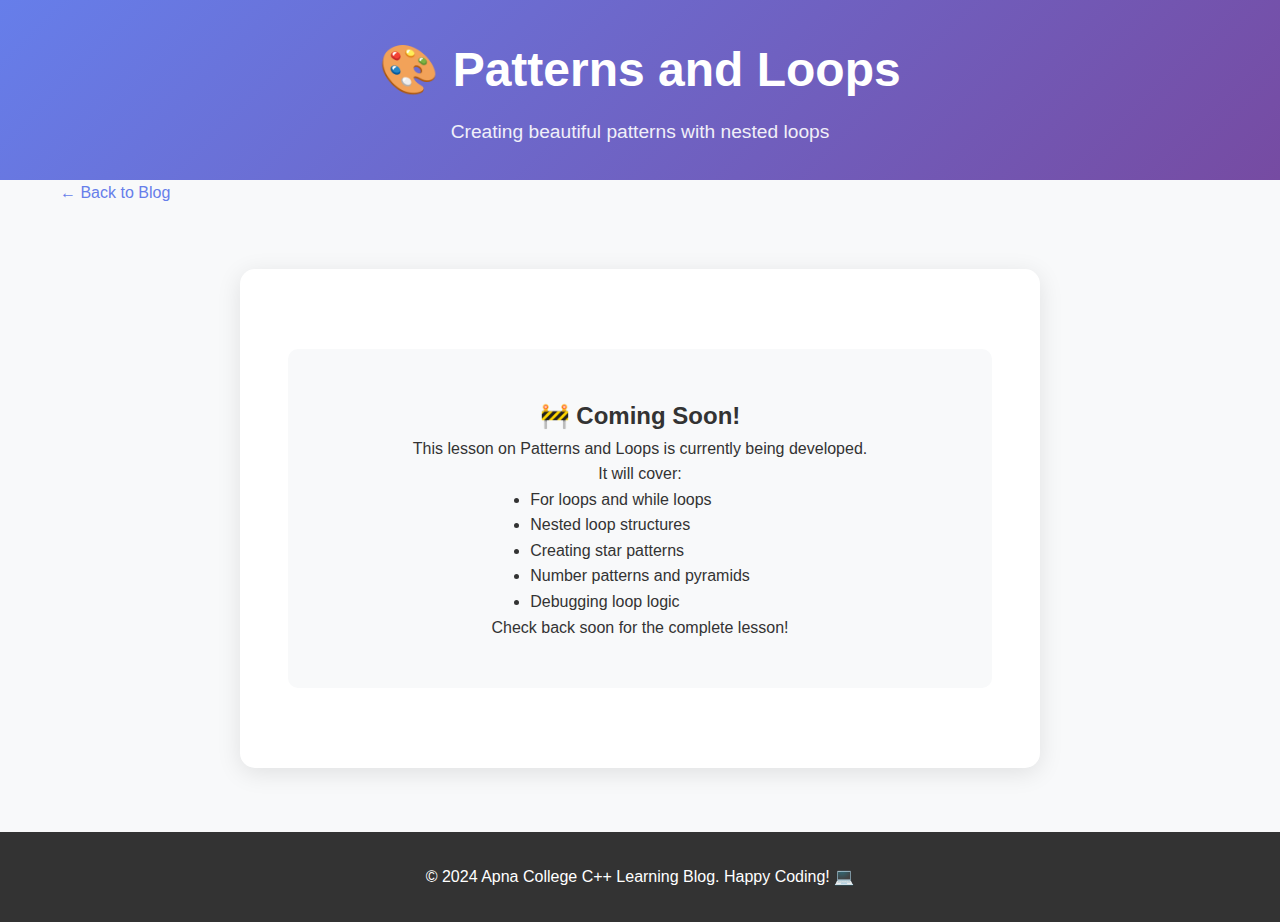
<file: blog/posts/patterns-and-loops.html>
<!DOCTYPE html>
<html lang="en">
<head>
    <meta charset="UTF-8">
    <meta name="viewport" content="width=device-width, initial-scale=1.0">
    <title>Patterns and Loops - Apna College Blog</title>
    <link rel="stylesheet" href="../style.css">
    <style>
        .post-content {
            background: white;
            padding: 3rem;
            border-radius: 15px;
            box-shadow: 0 5px 25px rgba(0,0,0,0.1);
            margin: 2rem 0;
            max-width: 800px;
            margin-left: auto;
            margin-right: auto;
        }
        .nav-back {
            display: inline-block;
            margin-bottom: 2rem;
            color: #667eea;
            text-decoration: none;
            font-weight: 500;
        }
        .nav-back:hover {
            color: #764ba2;
        }
        .coming-soon {
            text-align: center;
            padding: 3rem;
            background: #f8f9fa;
            border-radius: 10px;
            margin: 2rem 0;
        }
    </style>
</head>
<body>
    <header>
        <div class="container">
            <h1>🎨 Patterns and Loops</h1>
            <p>Creating beautiful patterns with nested loops</p>
        </div>
    </header>

    <main class="container">
        <a href="../index.html" class="nav-back">← Back to Blog</a>
        
        <article class="post-content">
            <div class="coming-soon">
                <h2>🚧 Coming Soon!</h2>
                <p>This lesson on Patterns and Loops is currently being developed.</p>
                <p>It will cover:</p>
                <ul style="text-align: left; display: inline-block;">
                    <li>For loops and while loops</li>
                    <li>Nested loop structures</li>
                    <li>Creating star patterns</li>
                    <li>Number patterns and pyramids</li>
                    <li>Debugging loop logic</li>
                </ul>
                <p>Check back soon for the complete lesson!</p>
            </div>
        </article>
    </main>

    <footer>
        <div class="container">
            <p>&copy; 2024 Apna College C++ Learning Blog. Happy Coding! 💻</p>
        </div>
    </footer>

    <script src="../script.js"></script>
</body>
</html>
</file>
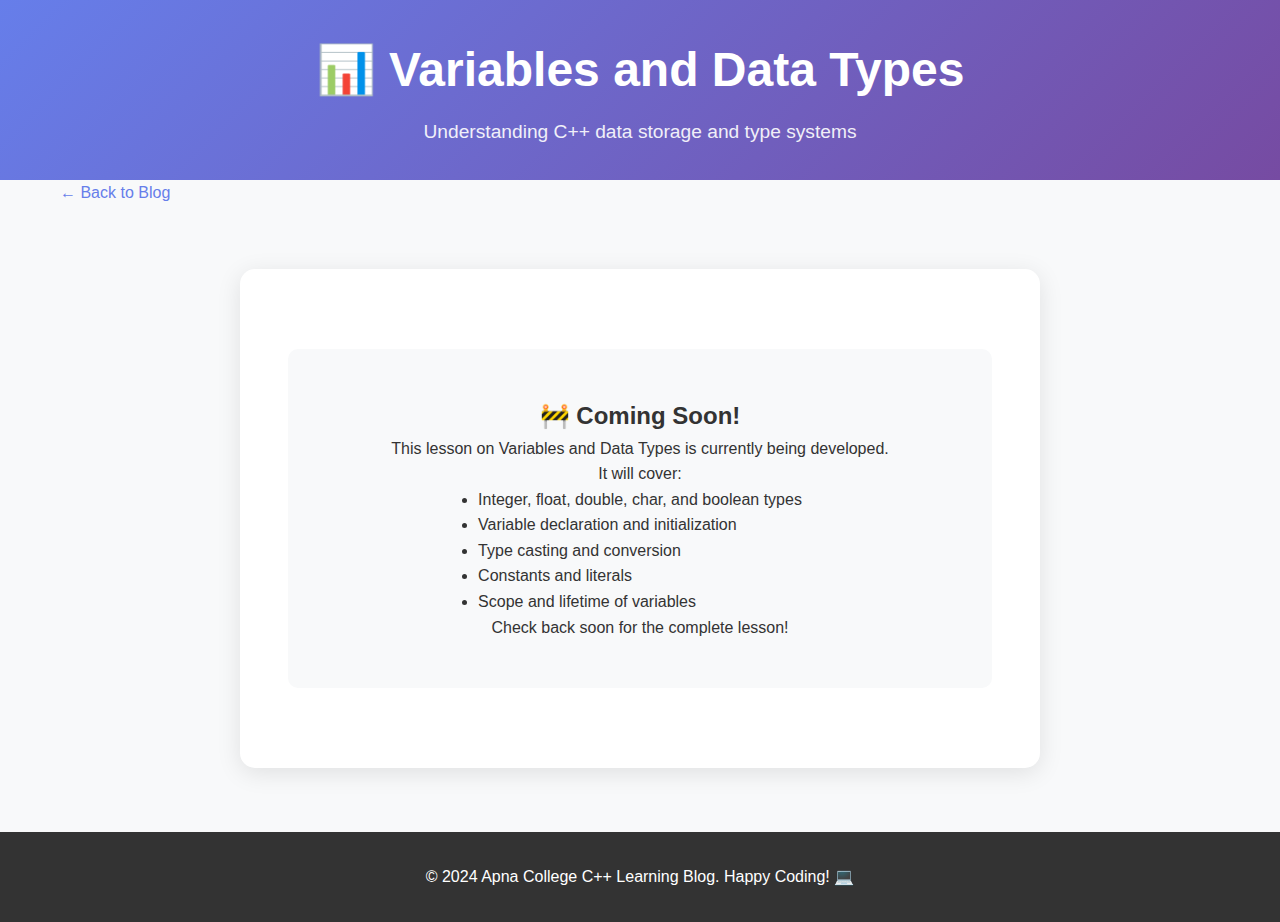
<file: blog/posts/variables-and-data-types.html>
<!DOCTYPE html>
<html lang="en">
<head>
    <meta charset="UTF-8">
    <meta name="viewport" content="width=device-width, initial-scale=1.0">
    <title>Variables and Data Types - Apna College Blog</title>
    <link rel="stylesheet" href="../style.css">
    <style>
        .post-content {
            background: white;
            padding: 3rem;
            border-radius: 15px;
            box-shadow: 0 5px 25px rgba(0,0,0,0.1);
            margin: 2rem 0;
            max-width: 800px;
            margin-left: auto;
            margin-right: auto;
        }
        .nav-back {
            display: inline-block;
            margin-bottom: 2rem;
            color: #667eea;
            text-decoration: none;
            font-weight: 500;
        }
        .nav-back:hover {
            color: #764ba2;
        }
        .coming-soon {
            text-align: center;
            padding: 3rem;
            background: #f8f9fa;
            border-radius: 10px;
            margin: 2rem 0;
        }
    </style>
</head>
<body>
    <header>
        <div class="container">
            <h1>📊 Variables and Data Types</h1>
            <p>Understanding C++ data storage and type systems</p>
        </div>
    </header>

    <main class="container">
        <a href="../index.html" class="nav-back">← Back to Blog</a>
        
        <article class="post-content">
            <div class="coming-soon">
                <h2>🚧 Coming Soon!</h2>
                <p>This lesson on Variables and Data Types is currently being developed.</p>
                <p>It will cover:</p>
                <ul style="text-align: left; display: inline-block;">
                    <li>Integer, float, double, char, and boolean types</li>
                    <li>Variable declaration and initialization</li>
                    <li>Type casting and conversion</li>
                    <li>Constants and literals</li>
                    <li>Scope and lifetime of variables</li>
                </ul>
                <p>Check back soon for the complete lesson!</p>
            </div>
        </article>
    </main>

    <footer>
        <div class="container">
            <p>&copy; 2024 Apna College C++ Learning Blog. Happy Coding! 💻</p>
        </div>
    </footer>

    <script src="../script.js"></script>
</body>
</html>
</file>
<file: blog/style.css>
/* Reset and base styles */
* {
    margin: 0;
    padding: 0;
    box-sizing: border-box;
}

body {
    font-family: 'Segoe UI', Tahoma, Geneva, Verdana, sans-serif;
    line-height: 1.6;
    color: #333;
    background-color: #f8f9fa;
}

.container {
    max-width: 1200px;
    margin: 0 auto;
    padding: 0 20px;
}

/* Header */
header {
    background: linear-gradient(135deg, #667eea 0%, #764ba2 100%);
    color: white;
    padding: 2rem 0;
    text-align: center;
}

header h1 {
    font-size: 3rem;
    margin-bottom: 0.5rem;
    font-weight: 700;
}

header p {
    font-size: 1.2rem;
    opacity: 0.9;
}

/* Navigation */
nav {
    background: #fff;
    box-shadow: 0 2px 10px rgba(0,0,0,0.1);
    position: sticky;
    top: 0;
    z-index: 100;
}

nav ul {
    list-style: none;
    display: flex;
    justify-content: center;
    padding: 1rem 0;
}

nav li {
    margin: 0 2rem;
}

nav a {
    text-decoration: none;
    color: #333;
    font-weight: 500;
    padding: 0.5rem 1rem;
    border-radius: 5px;
    transition: all 0.3s ease;
}

nav a:hover,
nav a.active {
    background: #667eea;
    color: white;
}

/* Main content */
main {
    padding: 3rem 0;
}

/* Hero section */
.hero {
    text-align: center;
    padding: 4rem 0;
    background: white;
    border-radius: 15px;
    margin-bottom: 3rem;
    box-shadow: 0 5px 25px rgba(0,0,0,0.1);
}

.hero h2 {
    font-size: 2.5rem;
    color: #333;
    margin-bottom: 1rem;
}

.hero p {
    font-size: 1.2rem;
    color: #666;
    margin-bottom: 2rem;
    max-width: 800px;
    margin-left: auto;
    margin-right: auto;
}

.cta-button {
    background: linear-gradient(135deg, #667eea 0%, #764ba2 100%);
    color: white;
    border: none;
    padding: 1rem 2rem;
    font-size: 1.1rem;
    border-radius: 50px;
    cursor: pointer;
    transition: transform 0.3s ease;
    font-weight: 600;
}

.cta-button:hover {
    transform: translateY(-2px);
    box-shadow: 0 5px 15px rgba(102, 126, 234, 0.4);
}

/* Blog posts section */
.blog-posts {
    margin-bottom: 4rem;
}

.blog-posts h2 {
    text-align: center;
    font-size: 2.5rem;
    color: #333;
    margin-bottom: 3rem;
}

.posts-grid {
    display: grid;
    grid-template-columns: repeat(auto-fit, minmax(350px, 1fr));
    gap: 2rem;
}

.post-card {
    background: white;
    border-radius: 15px;
    padding: 2rem;
    box-shadow: 0 5px 25px rgba(0,0,0,0.1);
    transition: transform 0.3s ease, box-shadow 0.3s ease;
}

.post-card:hover {
    transform: translateY(-5px);
    box-shadow: 0 10px 40px rgba(0,0,0,0.15);
}

.post-card h3 {
    margin-bottom: 1rem;
}

.post-card h3 a {
    text-decoration: none;
    color: #333;
    font-size: 1.4rem;
    font-weight: 600;
}

.post-card h3 a:hover {
    color: #667eea;
}

.post-meta {
    color: #667eea;
    font-weight: 500;
    margin-bottom: 1rem;
    font-size: 0.9rem;
    text-transform: uppercase;
    letter-spacing: 0.5px;
}

.post-card p {
    color: #666;
    margin-bottom: 1.5rem;
    line-height: 1.7;
}

.read-more {
    color: #667eea;
    text-decoration: none;
    font-weight: 600;
    display: inline-flex;
    align-items: center;
    transition: color 0.3s ease;
}

.read-more:hover {
    color: #764ba2;
}

/* About section */
.about {
    background: white;
    padding: 3rem;
    border-radius: 15px;
    box-shadow: 0 5px 25px rgba(0,0,0,0.1);
    margin-bottom: 3rem;
}

.about h2 {
    text-align: center;
    font-size: 2.5rem;
    color: #333;
    margin-bottom: 2rem;
}

.about p {
    font-size: 1.1rem;
    color: #666;
    line-height: 1.8;
    margin-bottom: 1.5rem;
    max-width: 800px;
    margin-left: auto;
    margin-right: auto;
}

/* Footer */
footer {
    background: #333;
    color: white;
    text-align: center;
    padding: 2rem 0;
    margin-top: 4rem;
}

/* Responsive design */
@media (max-width: 768px) {
    header h1 {
        font-size: 2rem;
    }
    
    header p {
        font-size: 1rem;
    }
    
    nav ul {
        flex-direction: column;
        align-items: center;
    }
    
    nav li {
        margin: 0.5rem 0;
    }
    
    .hero h2 {
        font-size: 2rem;
    }
    
    .hero p {
        font-size: 1rem;
        padding: 0 1rem;
    }
    
    .posts-grid {
        grid-template-columns: 1fr;
    }
    
    .container {
        padding: 0 15px;
    }
}

/* Smooth scrolling */
html {
    scroll-behavior: smooth;
}

/* Animation for page load */
@keyframes fadeInUp {
    from {
        opacity: 0;
        transform: translateY(30px);
    }
    to {
        opacity: 1;
        transform: translateY(0);
    }
}

.post-card {
    animation: fadeInUp 0.6s ease forwards;
}

.post-card:nth-child(1) { animation-delay: 0.1s; }
.post-card:nth-child(2) { animation-delay: 0.2s; }
.post-card:nth-child(3) { animation-delay: 0.3s; }
.post-card:nth-child(4) { animation-delay: 0.4s; }
.post-card:nth-child(5) { animation-delay: 0.5s; }
.post-card:nth-child(6) { animation-delay: 0.6s; }
</file>
